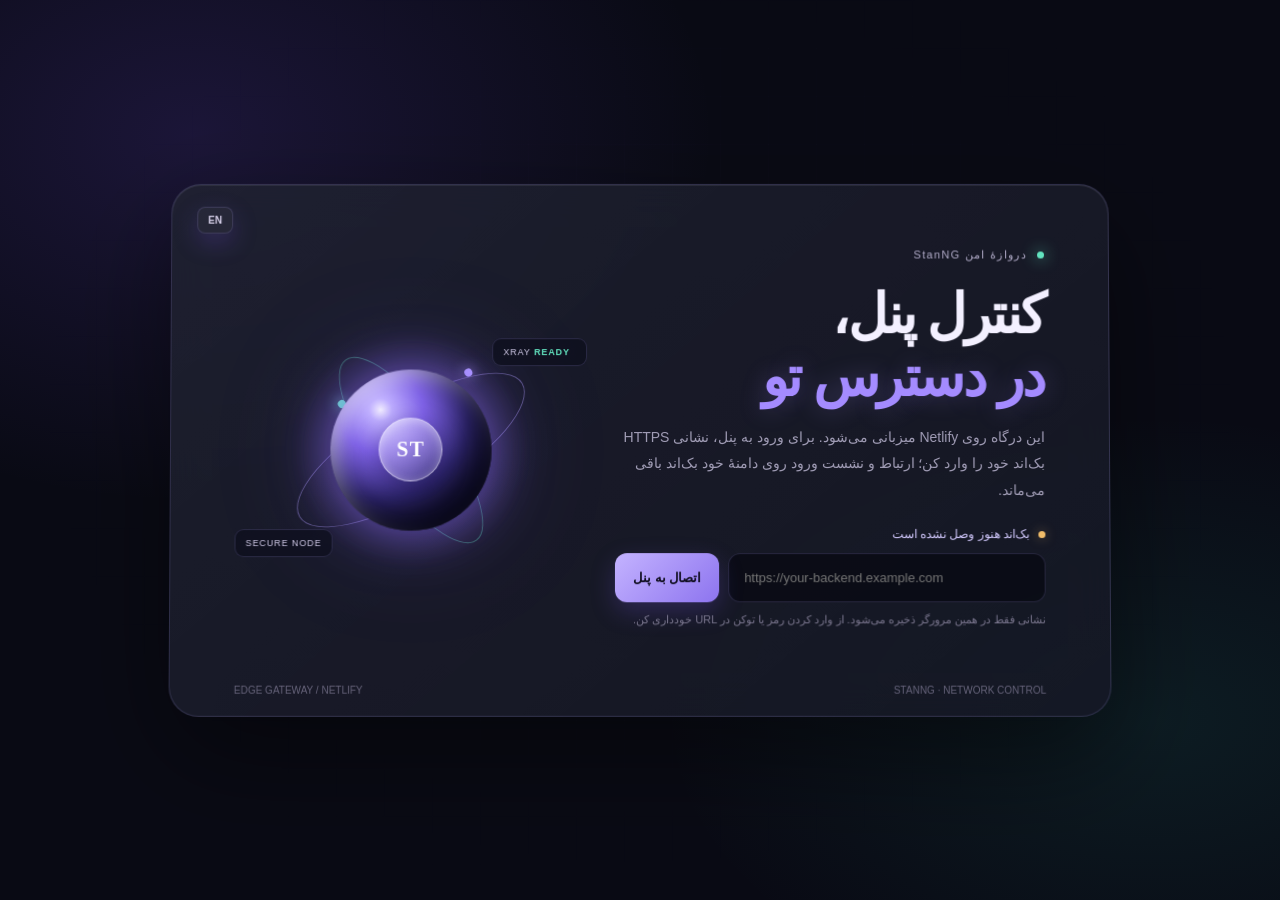
<file: netlify-site/index.html>
<!doctype html>
<html lang="fa" dir="rtl">
<head>
  <meta charset="utf-8">
  <meta name="viewport" content="width=device-width, initial-scale=1">
  <meta name="theme-color" content="#090a14">
  <meta name="description" content="StanNG secure control panel gateway">
  <title>StanNG · Control Gateway</title>
  <style>
    :root{color-scheme:dark;--bg:#090a14;--panel:#111321;--line:rgba(178,164,255,.17);--text:#f3f0ff;--muted:#9f9bb4;--violet:#a48bff;--mint:#62e3bf;font-family:Inter,"Segoe UI",Tahoma,sans-serif}*{box-sizing:border-box}body{margin:0;min-height:100vh;color:var(--text);background:radial-gradient(ellipse at 15% 15%,rgba(117,78,232,.17),transparent 34%),radial-gradient(ellipse at 90% 80%,rgba(44,188,165,.1),transparent 30%),var(--bg);display:grid;place-items:center;padding:24px;overflow:hidden}.grid{position:fixed;inset:0;pointer-events:none;opacity:.12;background-image:linear-gradient(rgba(176,162,255,.18) 1px,transparent 1px),linear-gradient(90deg,rgba(176,162,255,.18) 1px,transparent 1px);background-size:48px 48px;mask-image:radial-gradient(ellipse at 50% 45%,black,transparent 78%)}.card{position:relative;width:min(940px,100%);min-height:460px;display:grid;grid-template-columns:1.1fr .9fr;align-items:center;gap:28px;padding:clamp(28px,6vw,64px);border:1px solid var(--line);border-radius:30px;background:linear-gradient(140deg,rgba(255,255,255,.055),rgba(255,255,255,.014)),rgba(17,19,33,.82);box-shadow:0 40px 110px rgba(0,0,0,.48),inset 0 1px rgba(255,255,255,.08);backdrop-filter:blur(18px);transform:perspective(1400px) rotateX(1deg)}.copy{position:relative;z-index:2}.eyebrow{display:flex;align-items:center;gap:10px;color:#b1abc8;font-size:11px;letter-spacing:.12em}.dot{width:7px;height:7px;border-radius:50%;background:var(--mint);box-shadow:0 0 15px var(--mint)}h1{font-size:clamp(34px,5vw,55px);line-height:1.15;letter-spacing:-.045em;margin:22px 0 14px}h1 em{font-style:normal;color:var(--violet);text-shadow:0 0 24px rgba(164,139,255,.25)}p{font-size:14px;line-height:1.9;color:var(--muted);max-width:510px;margin:0 0 24px}.status{display:flex;align-items:center;gap:9px;color:#d3caff;font-size:12px;margin:0 0 12px}.status:before{content:"";width:7px;height:7px;border-radius:50%;background:#f2bd6a;box-shadow:0 0 12px rgba(242,189,106,.45)}form{display:flex;gap:9px;max-width:510px}.url{height:49px;flex:1;min-width:0;padding:0 15px;color:var(--text);background:rgba(6,8,17,.7);border:1px solid var(--line);border-radius:12px;outline:none;font:inherit;font-size:13px;direction:ltr;text-align:left}.url:focus{border-color:rgba(164,139,255,.7);box-shadow:0 0 0 3px rgba(164,139,255,.12)}button{border:0;border-radius:12px;padding:0 18px;white-space:nowrap;color:#100e20;background:linear-gradient(135deg,#c4b3ff,#8d74ef);font:700 13px Inter,"Segoe UI",Tahoma,sans-serif;cursor:pointer;box-shadow:0 9px 25px rgba(115,83,224,.25);transition:transform .2s,filter .2s}button:hover{transform:translateY(-2px);filter:brightness(1.08)}button:focus-visible{outline:2px solid white;outline-offset:3px}.help{font-size:11px;color:#79758d;margin-top:11px}.error{min-height:18px;margin-top:7px;font-size:11px;color:#ff9da6}.visual{position:relative;height:300px;display:grid;place-items:center;perspective:900px}.glow{position:absolute;width:245px;height:245px;border-radius:50%;background:radial-gradient(circle,rgba(134,99,255,.28),transparent 68%);filter:blur(4px)}.orb{position:relative;width:154px;height:154px;border-radius:50%;display:grid;place-items:center;background:radial-gradient(circle at 31% 25%,#f2edff 0,#bdacff 7%,#8063e8 26%,#392e81 54%,#17152f 78%);box-shadow:inset -18px -20px 34px rgba(3,3,17,.75),inset 7px 7px 17px rgba(255,255,255,.5),0 0 54px rgba(144,109,255,.65),0 0 120px rgba(123,93,241,.22);animation:float 5s ease-in-out infinite;transform:translateZ(40px)}.core{width:61px;height:61px;border-radius:50%;display:grid;place-items:center;color:white;font:bold 20px Georgia,serif;letter-spacing:.08em;background:linear-gradient(145deg,rgba(255,255,255,.42),rgba(255,255,255,.04));border:1px solid rgba(255,255,255,.48);box-shadow:inset 0 2px 9px rgba(255,255,255,.36),0 8px 24px rgba(10,7,46,.35);backdrop-filter:blur(9px)}.ring{position:absolute;width:260px;height:90px;border:1px solid rgba(178,160,255,.43);border-radius:50%;transform:rotate(-31deg)}.ring.r2{width:224px;height:74px;transform:rotate(54deg);border-color:rgba(98,227,191,.4)}.ring:after{content:"";position:absolute;width:8px;height:8px;right:14%;top:3px;border-radius:50%;background:#b09aff;box-shadow:0 0 13px #b09aff}.ring.r2:after{right:auto;left:13%;top:auto;bottom:3px;background:var(--mint);box-shadow:0 0 13px var(--mint)}.chip{position:absolute;padding:8px 10px;border:1px solid var(--line);border-radius:9px;background:rgba(13,14,29,.75);backdrop-filter:blur(12px);font-size:9px;letter-spacing:.1em;color:#d1cae8}.chip.top{top:38px;right:0}.chip.bottom{bottom:43px;left:0}.chip b{color:var(--mint);margin-inline-start:6px}.foot{position:absolute;inset-inline:clamp(28px,6vw,64px);bottom:20px;display:flex;justify-content:space-between;gap:12px;color:#66637a;font-size:10px}.lang{position:absolute;top:22px;inset-inline-end:25px;border:1px solid var(--line);background:rgba(255,255,255,.04);color:#d7d1ea;padding:7px 10px;border-radius:8px;font-size:10px}.lang:hover{transform:none}@keyframes float{50%{transform:translateY(-9px) rotate(4deg) translateZ(40px)}}
    @media(max-width:700px){body{padding:13px}.card{grid-template-columns:1fr;gap:0;min-height:0;padding:58px 25px 55px;border-radius:22px}.visual{position:absolute;inset-inline-end:-105px;top:15px;width:250px;height:240px;opacity:.25;pointer-events:none;transform:scale(.8)}.copy{max-width:100%}p{max-width:100%}form{flex-direction:column}.url,button{height:48px;width:100%}.foot{bottom:14px;font-size:9px}.lang{top:13px;inset-inline-end:14px}}@media(prefers-reduced-motion:reduce){*,*:before,*:after{animation:none!important;transition:none!important}.card{transform:none}}
  </style>
</head>
<body>
  <div class="grid" aria-hidden="true"></div>
  <main class="card">
    <button class="lang" id="lang" type="button">EN</button>
    <section class="copy">
      <div class="eyebrow"><span class="dot"></span><span data-fa="دروازهٔ امن StanNG" data-en="STANNG SECURE GATEWAY">دروازهٔ امن StanNG</span></div>
      <h1><span data-fa="کنترل پنل،" data-en="Your control panel,">کنترل پنل،</span><br><em data-fa="در دسترس تو" data-en="within reach">در دسترس تو</em></h1>
      <p data-fa="این درگاه روی Netlify میزبانی می‌شود. برای ورود به پنل، نشانی HTTPS بک‌اند خود را وارد کن؛ ارتباط و نشست ورود روی دامنهٔ خود بک‌اند باقی می‌ماند." data-en="This gateway is hosted on Netlify. Enter your backend's HTTPS address to open the control panel; sign-in and session remain on your backend domain.">این درگاه روی Netlify میزبانی می‌شود. برای ورود به پنل، نشانی HTTPS بک‌اند خود را وارد کن؛ ارتباط و نشست ورود روی دامنهٔ خود بک‌اند باقی می‌ماند.</p>
      <div class="status" id="status" data-fa="بک‌اند هنوز وصل نشده است" data-en="Backend is not connected yet">بک‌اند هنوز وصل نشده است</div>
      <form id="connectForm">
        <input class="url" id="backendUrl" type="url" placeholder="https://your-backend.example.com" aria-label="Backend HTTPS URL" autocomplete="url" required>
        <button id="connectButton" type="submit" data-fa="اتصال به پنل" data-en="Open panel">اتصال به پنل</button>
      </form>
      <div class="help" data-fa="نشانی فقط در همین مرورگر ذخیره می‌شود. از وارد کردن رمز یا توکن در URL خودداری کن." data-en="The address is saved only in this browser. Never put a password or token in the URL.">نشانی فقط در همین مرورگر ذخیره می‌شود. از وارد کردن رمز یا توکن در URL خودداری کن.</div>
      <div class="error" id="error" role="status" aria-live="polite"></div>
    </section>
    <div class="visual" aria-hidden="true"><div class="glow"></div><div class="ring"></div><div class="ring r2"></div><div class="orb"><div class="core">ST</div></div><div class="chip top">XRAY <b>READY</b></div><div class="chip bottom">SECURE NODE</div></div>
    <footer class="foot"><span>STANNG · NETWORK CONTROL</span><span>EDGE GATEWAY / NETLIFY</span></footer>
  </main>
  <script>
    (() => {
      const input=document.getElementById('backendUrl'), error=document.getElementById('error'), status=document.getElementById('status');
      const saved=localStorage.getItem('stanng_backend_url'); if(saved) input.value=saved;
      const langButton=document.getElementById('lang');
      function setLang(lang){document.documentElement.lang=lang;document.documentElement.dir=lang==='fa'?'rtl':'ltr';document.querySelectorAll('[data-fa][data-en]').forEach(el=>el.textContent=el.dataset[lang]);langButton.textContent=lang==='fa'?'EN':'FA';localStorage.setItem('stanng_gateway_lang',lang)}
      setLang(localStorage.getItem('stanng_gateway_lang')||'fa');
      langButton.addEventListener('click',()=>setLang(document.documentElement.lang==='fa'?'en':'fa'));
      document.getElementById('connectForm').addEventListener('submit',event=>{
        event.preventDefault();error.textContent='';
        let url;try{url=new URL(input.value.trim())}catch{error.textContent=document.documentElement.lang==='fa'?'نشانی واردشده معتبر نیست.':'Enter a valid URL.';return}
        if(url.protocol!=='https:'&&!(url.protocol==='http:'&&['localhost','127.0.0.1'].includes(url.hostname))){error.textContent=document.documentElement.lang==='fa'?'برای اتصال امن، نشانی باید HTTPS باشد.':'Use HTTPS for a secure connection.';return}
        if(url.username||url.password||url.search||url.hash){error.textContent=document.documentElement.lang==='fa'?'نشانی نباید اطلاعات ورود، query یا fragment داشته باشد.':'The URL cannot contain credentials, a query, or a fragment.';return}
        const target=url.origin+url.pathname.replace(/\/$/,'');localStorage.setItem('stanng_backend_url',target);location.assign(target+'/');
      });
    })();
  </script>
</body>
</html>
</file>
